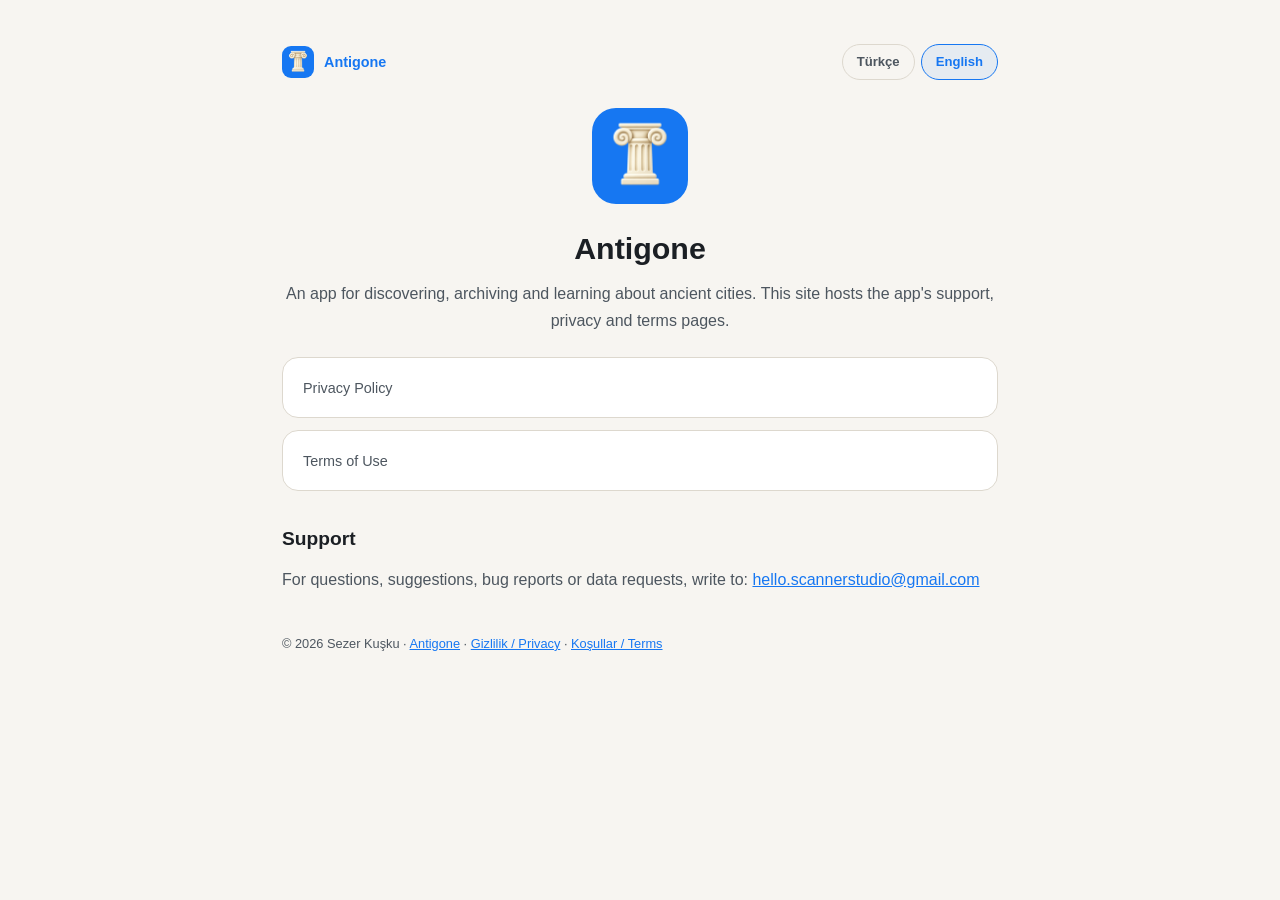
<file: index.html>
<!doctype html>
<html lang="tr">
<head>
<meta charset="utf-8">
<meta name="viewport" content="width=device-width, initial-scale=1">
<title>Antigone — Destek</title>
<meta name="description" content="Antigone iOS uygulaması için destek, gizlilik politikası ve kullanım koşulları.">
<link rel="icon" type="image/png" href="favicon.png">
<link rel="apple-touch-icon" href="favicon.png">
<link rel="stylesheet" href="style.css">
</head>
<body>
<div class="wrap">
<div class="top"><a class="back" href="index.html"><img src="favicon.png" width="32" height="32" alt=""><span>Antigone</span></a><div class="lang"><button type="button" id="btn-tr" aria-pressed="true">Türkçe</button><button type="button" id="btn-en" aria-pressed="false">English</button></div></div>
<div class="hero"><img src="favicon.png" width="96" height="96" alt="Antigone"></div>
<div lang="tr">
<h1 style="text-align:center">Antigone</h1>
<p style="text-align:center">Antik kentleri keşfetme, arşivleme ve öğrenme uygulaması. Bu sayfa uygulamanın destek, gizlilik ve koşul metinlerini barındırır.</p>
</div>
<div lang="en">
<h1 style="text-align:center">Antigone</h1>
<p style="text-align:center">An app for discovering, archiving and learning about ancient cities. This site hosts the app's support, privacy and terms pages.</p>
</div>
<div class="cards">
<a class="card" href="privacy.html"><span lang="tr">Gizlilik Politikası</span><span lang="en">Privacy Policy</span></a>
<a class="card" href="terms.html"><span lang="tr">Kullanım Koşulları</span><span lang="en">Terms of Use</span></a>
</div>
<div lang="tr"><h2>Destek</h2><p>Soru, öneri, hata bildirimi ya da veri talebi için yazın: <a href="mailto:hello.scannerstudio@gmail.com?subject=Antigone%20Destek">hello.scannerstudio@gmail.com</a></p></div>
<div lang="en"><h2>Support</h2><p>For questions, suggestions, bug reports or data requests, write to: <a href="mailto:hello.scannerstudio@gmail.com?subject=Antigone%20Support">hello.scannerstudio@gmail.com</a></p></div>
<footer>© 2026 Sezer Kuşku · <a href="index.html">Antigone</a> · <a href="privacy.html">Gizlilik / Privacy</a> · <a href="terms.html">Koşullar / Terms</a></footer>
</div>
<script src="lang.js"></script>
</body>
</html>
</file>
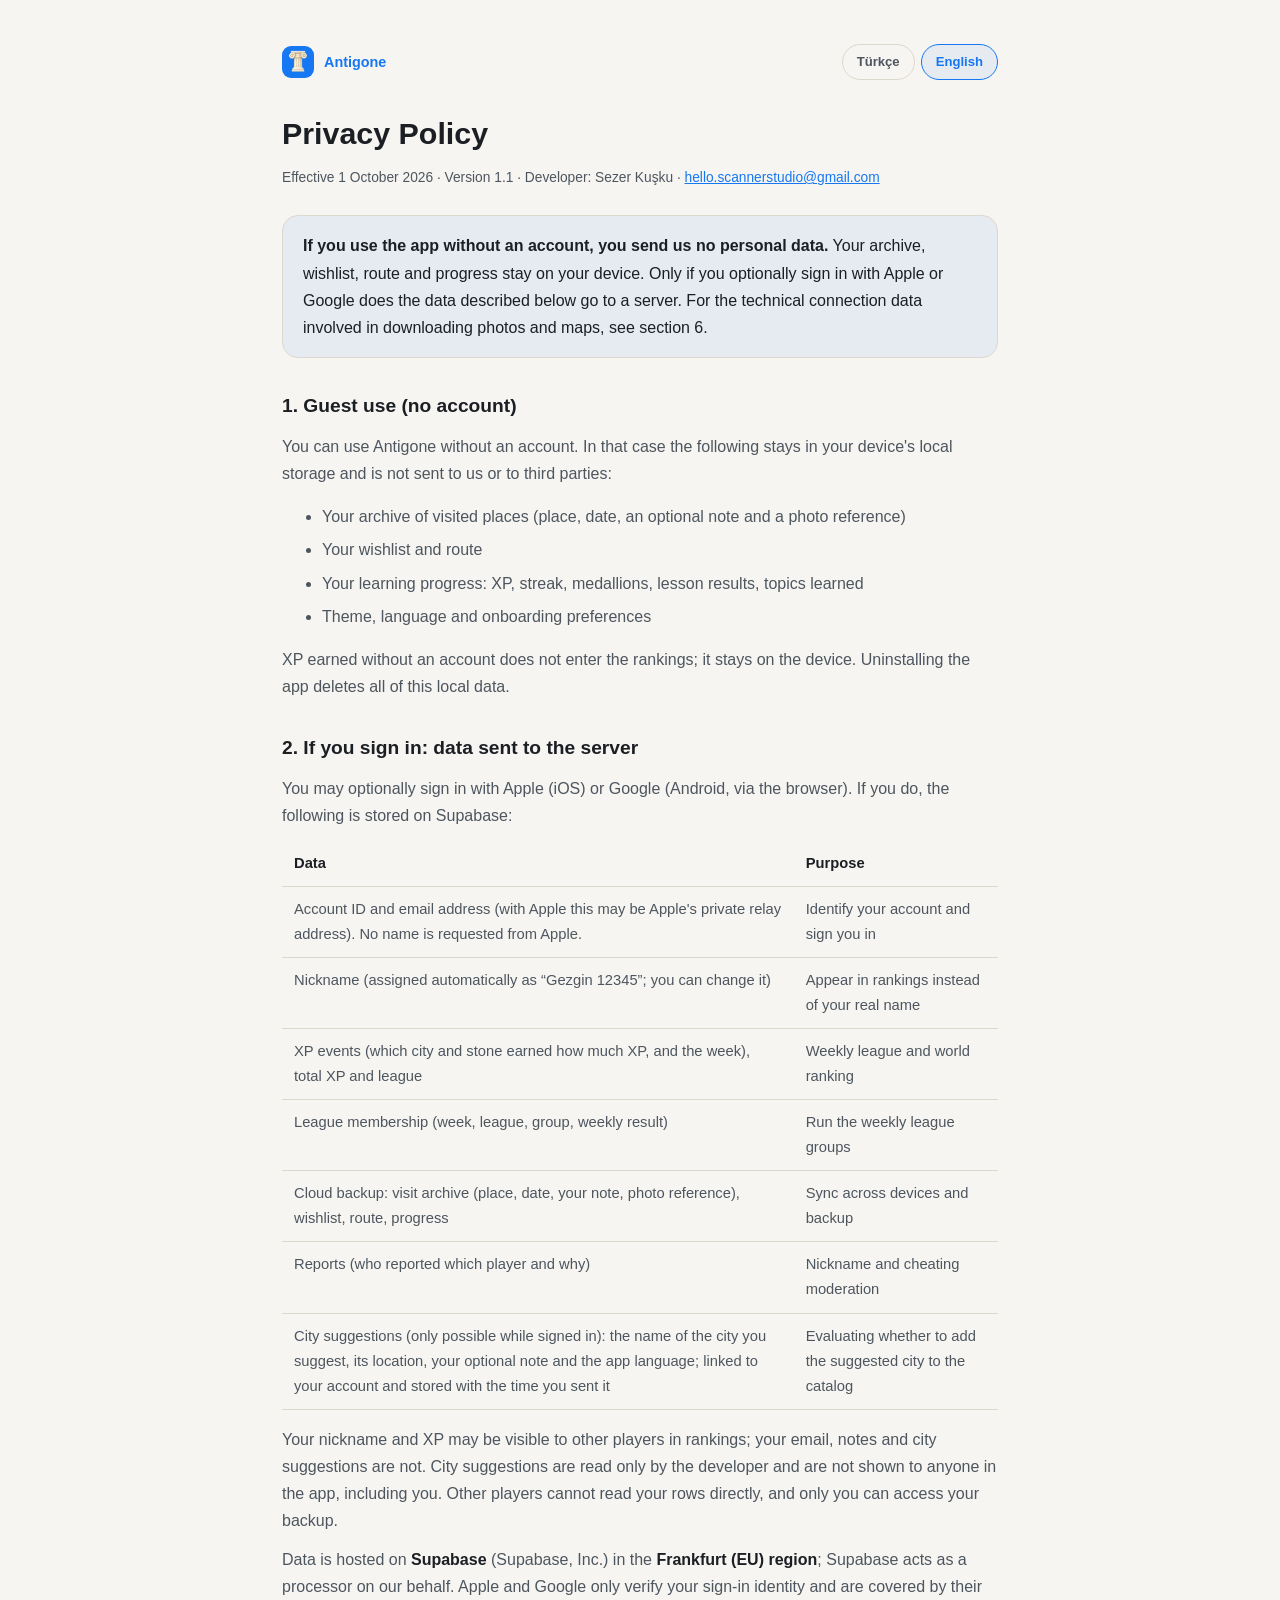
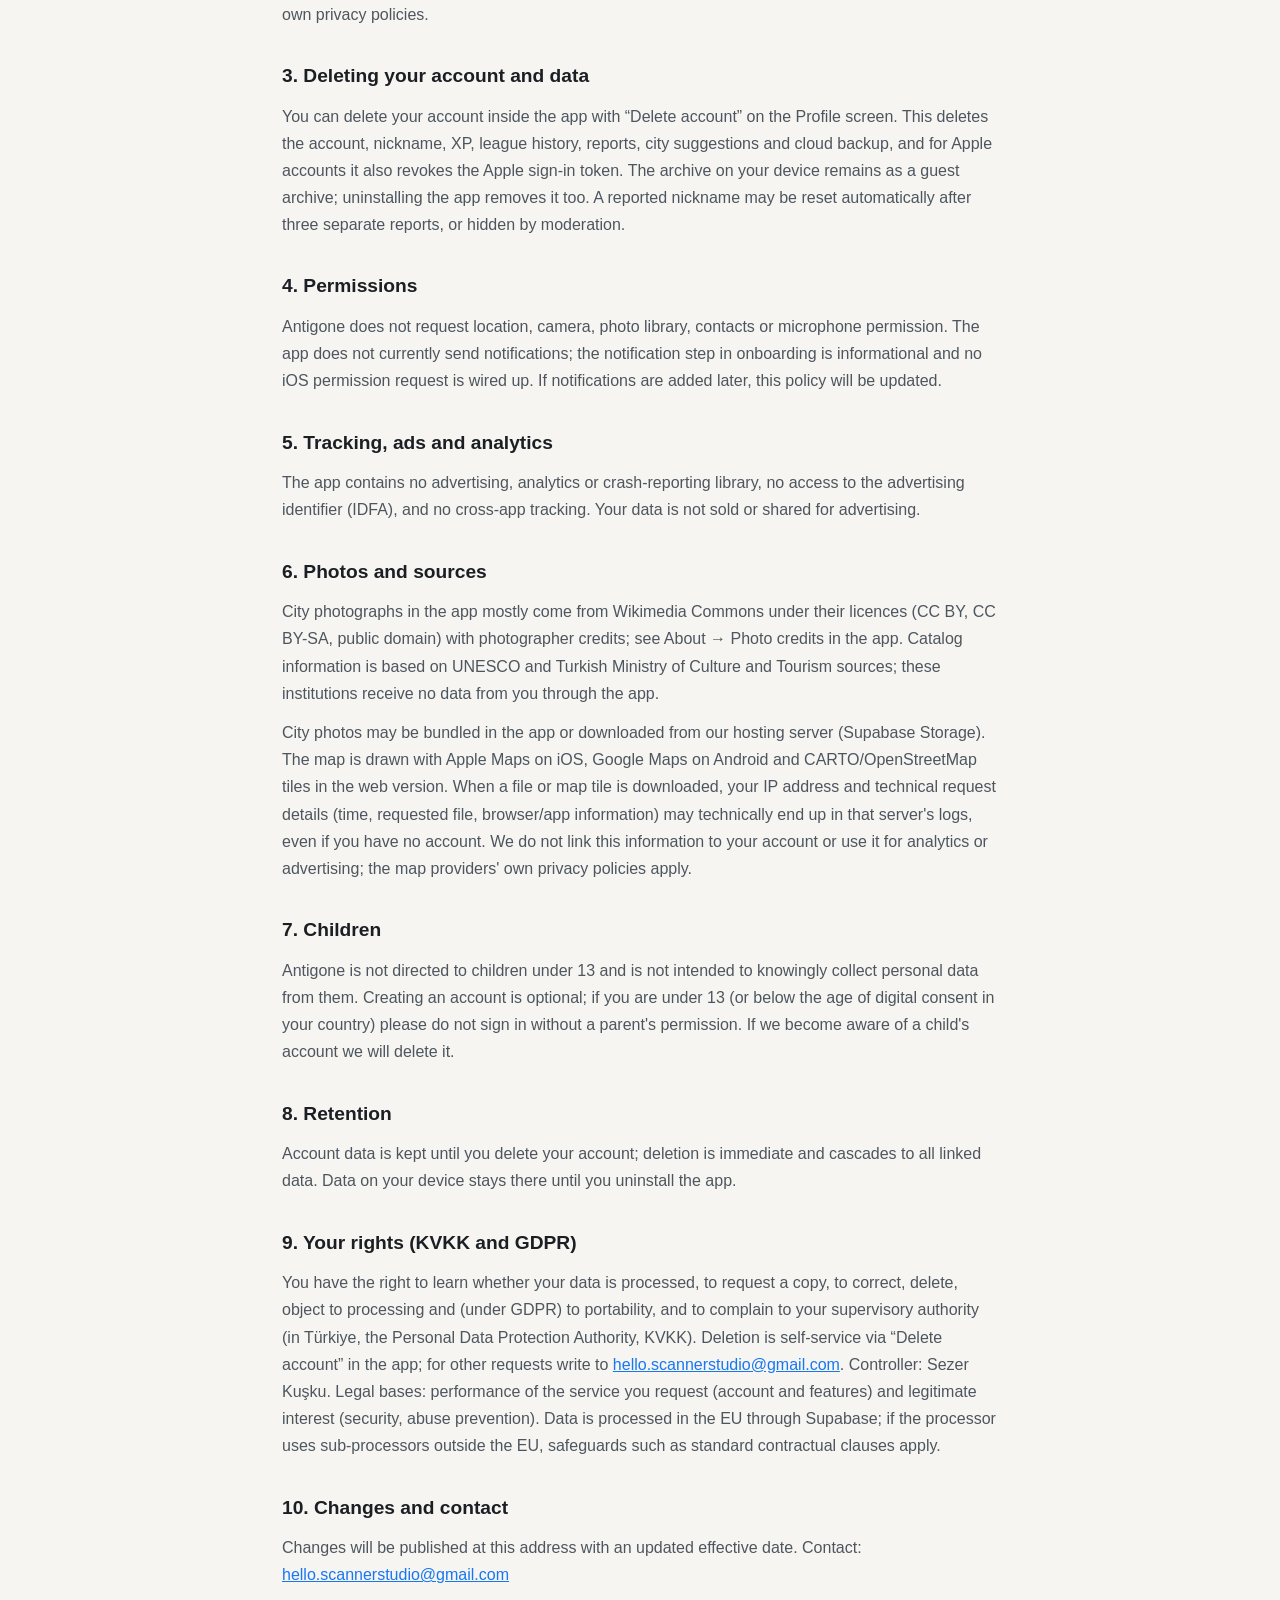
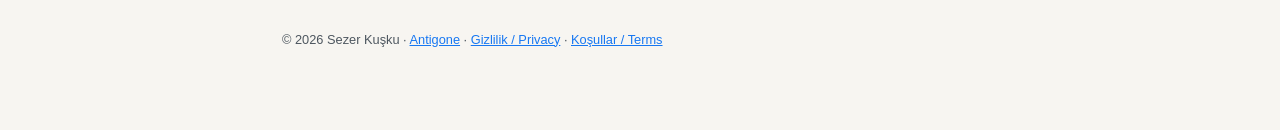
<file: privacy.html>
<!doctype html>
<html lang="tr">
<head>
<meta charset="utf-8">
<meta name="viewport" content="width=device-width, initial-scale=1">
<title>Antigone — Gizlilik Politikası / Privacy Policy</title>
<meta name="description" content="Antigone gizlilik politikası / privacy policy.">
<link rel="icon" type="image/png" href="favicon.png">
<link rel="apple-touch-icon" href="favicon.png">
<link rel="stylesheet" href="style.css">
</head>
<body>
<div class="wrap">
<div class="top"><a class="back" href="index.html"><img src="favicon.png" width="32" height="32" alt=""><span>Antigone</span></a><div class="lang"><button type="button" id="btn-tr" aria-pressed="true">Türkçe</button><button type="button" id="btn-en" aria-pressed="false">English</button></div></div>
<div lang="tr">
<h1>Gizlilik Politikası</h1>
<div class="meta">Yürürlük tarihi: 1 Ekim 2026 · Sürüm 1.1 · Geliştirici: Sezer Kuşku · <a href="mailto:hello.scannerstudio@gmail.com">hello.scannerstudio@gmail.com</a></div>
<div class="callout"><strong>Hesap açmadan kullanırsanız bize kişisel veri göndermezsiniz.</strong> Arşiviniz, istek listeniz, rotanız ve ilerlemeniz yalnızca cihazınızda durur. Yalnızca isteğe bağlı olarak Apple veya Google ile giriş yaparsanız, aşağıda anlatılan veriler sunucuya gider. Fotoğraf ve harita indirirken oluşan teknik bağlantı bilgileri için bölüm 6'ya bakın.</div>

<h2>1. Hesapsız (misafir) kullanım</h2>
<p>Antigone'i hesap açmadan kullanabilirsiniz. Bu durumda aşağıdaki bilgiler yalnızca cihazınızın yerel deposunda tutulur ve bize ya da üçüncü taraflara gönderilmez:</p>
<ul>
<li>Ziyaret ettiğiniz yerlerin arşivi (yer, tarih, isteğe bağlı notunuz ve fotoğraf bağlantısı)</li>
<li>İstek listeniz ve rotanız</li>
<li>Öğrenme ilerlemeniz: XP, seri, madalyonlar, sefer sonuçları, öğrendiğiniz konular</li>
<li>Tema, dil ve tanıtım ekranını geçtiğinize dair tercihler</li>
</ul>
<p>Hesapsız kazanılan XP sıralamaya girmez; cihazda kalır. Uygulamayı cihazdan kaldırmak bu yerel verilerin tamamını siler.</p>

<h2>2. Giriş yaparsanız: sunucuya giden veriler</h2>
<p>İsteğe bağlı olarak Apple ile giriş (iOS) veya Google ile giriş (Android, tarayıcı üzerinden) yapabilirsiniz. Giriş yaparsanız Supabase üzerinde şunlar saklanır:</p>
<table>
<tr><th>Veri</th><th>Amaç</th></tr>
<tr><td>Hesap kimliği ve e-posta adresi (Apple'da Apple'ın sağladığı gizli yönlendirme adresi de olabilir). Apple'dan ad istenmez.</td><td>Hesabınızı tanımak ve oturum açmak</td></tr>
<tr><td>Takma ad (size otomatik “Gezgin 12345” biçiminde verilir; değiştirebilirsiniz)</td><td>Sıralamada gerçek adınız yerine görünmek</td></tr>
<tr><td>XP olayları (hangi kentte hangi taştan ne kadar XP kazandığınız, hafta) ve toplam XP, lig</td><td>Haftalık lig ve dünya sıralaması</td></tr>
<tr><td>Lig üyeliği (hafta, lig, grup, haftalık sonuç)</td><td>Haftalık lig gruplarını işletmek</td></tr>
<tr><td>Bulut yedeği: ziyaret arşivi (yer, tarih, notunuz, fotoğraf bağlantısı), istek listesi, rota, ilerleme</td><td>Cihazlar arasında eşitleme ve yedek</td></tr>
<tr><td>Şikâyetler (kimin hangi oyuncuyu hangi gerekçeyle bildirdiği)</td><td>Takma ad ve hile denetimi</td></tr>
<tr><td>Kent önerileri (yalnızca giriş yapmışsanız gönderebilirsiniz): önerdiğiniz kentin adı, konumu, isteğe bağlı notunuz ve uygulama diliniz; hesabınızla ilişkili ve gönderim zamanıyla birlikte saklanır</td><td>Önerilen kenti kataloğa eklemeyi değerlendirmek</td></tr>
</table>
<p>Takma adınız ve XP'niz sıralamada diğer oyunculara görünebilir; e-posta adresiniz, notlarınız ve kent önerileriniz görünmez. Kent önerilerini yalnızca geliştirici okur; uygulamada kimseye, size bile, gösterilmez. Bir oyuncunun satırına başka oyuncular doğrudan erişemez; yedeğinize yalnızca siz erişebilirsiniz.</p>
<p>Veriler <strong>Supabase</strong> (Supabase, Inc.) altyapısında, <strong>Frankfurt (AB) bölgesinde</strong> barındırılır; Supabase bizim adımıza işleyen bir veri işleyicisidir. Apple ve Google yalnızca giriş kimliğini doğrular; kendi gizlilik politikaları geçerlidir.</p>

<h2>3. Hesabı ve veriyi silme</h2>
<p>Profil ekranındaki “Hesabı sil” ile hesabınızı uygulama içinden silebilirsiniz. Bu işlem hesabı, takma adı, XP'yi, lig geçmişini, şikâyetleri, kent önerilerini ve bulut yedeğini siler; Apple ile açtıysanız Apple giriş belirtecini de iptal eder. Cihazdaki arşiviniz misafir arşivi olarak kalır; uygulamayı kaldırarak onu da silebilirsiniz. Şikâyet edilen bir takma ad, üç ayrı şikâyette otomatik olarak sıfırlanabilir veya moderasyonla gizlenebilir.</p>

<h2>4. İzinler</h2>
<p>Antigone konum, kamera, fotoğraf kitaplığı, kişiler veya mikrofon izni istemez. Uygulama şu an bildirim göndermez; tanıtım ekranındaki bildirim adımı bir bilgilendirmedir ve iOS izin isteği bağlı değildir. İleride bildirim eklenirse bu politika güncellenir.</p>

<h2>5. Takip, reklam ve analitik</h2>
<p>Uygulamada reklam, analitik veya çökme raporlama kitaplığı, reklam kimliği (IDFA) erişimi ve uygulamalar arası takip yoktur. Verileriniz satılmaz ve reklam amacıyla paylaşılmaz.</p>

<h2>6. Fotoğraflar ve kaynaklar</h2>
<p>Uygulamadaki kent fotoğrafları çoğunlukla Wikimedia Commons'tan, ilgili lisansları (CC BY, CC BY-SA, kamu malı) ve fotoğrafçı künyeleriyle kullanılır; ayrıntı uygulamada Hakkında → Fotoğraf künyeleri bölümündedir. Katalog bilgileri UNESCO ve T.C. Kültür ve Turizm Bakanlığı kaynaklarına dayanır; bu kurumlar uygulamadan size ait veri almaz.</p>
<p>Kent fotoğrafları uygulamaya gömülü olabilir ya da barındırma sunucusundan (Supabase Storage) indirilebilir. Harita, iOS'ta Apple Haritalar, Android'de Google Haritalar, web sürümünde CARTO/OpenStreetMap harita karolarıyla çizilir. Bir dosya veya harita karosu indirilirken, hesap açmamış olsanız bile, IP adresiniz ve isteğin teknik bilgileri (zaman, istenen dosya, tarayıcı/uygulama bilgisi) ilgili sunucunun günlüklerine teknik olarak düşebilir. Bu bilgileri hesabınızla ilişkilendirmeyiz, analiz veya reklam için kullanmayız; harita sağlayıcılarının kendi gizlilik politikaları geçerlidir.</p>

<h2>7. Çocuklar</h2>
<p>Antigone 13 yaşın altındaki çocuklara yönelik değildir ve onlardan bilerek kişisel veri toplamayı amaçlamaz. Hesap oluşturmak isteğe bağlıdır; 13 yaşın altındaysanız (veya ülkenizde daha yüksek bir dijital rıza yaşı varsa ona ulaşmadıysanız) ebeveyninizin izni olmadan giriş yapmayın. Bir çocuğa ait hesap fark edersek silerim.</p>

<h2>8. Saklama süresi</h2>
<p>Hesap verileri hesabınız silinene kadar saklanır. Silme işlemi zincirleme ve anında uygulanır. Cihazdaki veriler uygulamayı kaldırana kadar cihazınızda kalır.</p>

<h2>9. Haklarınız (KVKK ve GDPR)</h2>
<p>Verilerinizin işlenip işlenmediğini öğrenme, bir kopyasını isteme, düzeltme, silme, işlemeye itiraz etme ve (GDPR kapsamında) taşınabilirlik haklarına sahipsiniz; ilgili denetim otoritesine (Türkiye'de Kişisel Verileri Koruma Kurumu) şikâyet hakkınız saklıdır. Silme için uygulamadaki “Hesabı sil” yeterlidir; diğer talepler için <a href="mailto:hello.scannerstudio@gmail.com">hello.scannerstudio@gmail.com</a> adresine yazın. Veri sorumlusu: Sezer Kuşku. Hukuki dayanak: sözleşmenin ifası (hesap ve özellikler) ve meşru menfaat (güvenlik, suistimal önleme). Veriler Supabase aracılığıyla AB'de işlenir; işleyici AB dışındaki alt işleyicilere başvurursa standart sözleşme maddeleri gibi güvencelere tabidir.</p>

<h2>10. Değişiklikler ve iletişim</h2>
<p>Değişiklikler bu adreste yayımlanır ve yürürlük tarihi güncellenir. İletişim: <a href="mailto:hello.scannerstudio@gmail.com">hello.scannerstudio@gmail.com</a></p>
</div>

<div lang="en">
<h1>Privacy Policy</h1>
<div class="meta">Effective 1 October 2026 · Version 1.1 · Developer: Sezer Kuşku · <a href="mailto:hello.scannerstudio@gmail.com">hello.scannerstudio@gmail.com</a></div>
<div class="callout"><strong>If you use the app without an account, you send us no personal data.</strong> Your archive, wishlist, route and progress stay on your device. Only if you optionally sign in with Apple or Google does the data described below go to a server. For the technical connection data involved in downloading photos and maps, see section 6.</div>

<h2>1. Guest use (no account)</h2>
<p>You can use Antigone without an account. In that case the following stays in your device's local storage and is not sent to us or to third parties:</p>
<ul>
<li>Your archive of visited places (place, date, an optional note and a photo reference)</li>
<li>Your wishlist and route</li>
<li>Your learning progress: XP, streak, medallions, lesson results, topics learned</li>
<li>Theme, language and onboarding preferences</li>
</ul>
<p>XP earned without an account does not enter the rankings; it stays on the device. Uninstalling the app deletes all of this local data.</p>

<h2>2. If you sign in: data sent to the server</h2>
<p>You may optionally sign in with Apple (iOS) or Google (Android, via the browser). If you do, the following is stored on Supabase:</p>
<table>
<tr><th>Data</th><th>Purpose</th></tr>
<tr><td>Account ID and email address (with Apple this may be Apple's private relay address). No name is requested from Apple.</td><td>Identify your account and sign you in</td></tr>
<tr><td>Nickname (assigned automatically as “Gezgin 12345”; you can change it)</td><td>Appear in rankings instead of your real name</td></tr>
<tr><td>XP events (which city and stone earned how much XP, and the week), total XP and league</td><td>Weekly league and world ranking</td></tr>
<tr><td>League membership (week, league, group, weekly result)</td><td>Run the weekly league groups</td></tr>
<tr><td>Cloud backup: visit archive (place, date, your note, photo reference), wishlist, route, progress</td><td>Sync across devices and backup</td></tr>
<tr><td>Reports (who reported which player and why)</td><td>Nickname and cheating moderation</td></tr>
<tr><td>City suggestions (only possible while signed in): the name of the city you suggest, its location, your optional note and the app language; linked to your account and stored with the time you sent it</td><td>Evaluating whether to add the suggested city to the catalog</td></tr>
</table>
<p>Your nickname and XP may be visible to other players in rankings; your email, notes and city suggestions are not. City suggestions are read only by the developer and are not shown to anyone in the app, including you. Other players cannot read your rows directly, and only you can access your backup.</p>
<p>Data is hosted on <strong>Supabase</strong> (Supabase, Inc.) in the <strong>Frankfurt (EU) region</strong>; Supabase acts as a processor on our behalf. Apple and Google only verify your sign-in identity and are covered by their own privacy policies.</p>

<h2>3. Deleting your account and data</h2>
<p>You can delete your account inside the app with “Delete account” on the Profile screen. This deletes the account, nickname, XP, league history, reports, city suggestions and cloud backup, and for Apple accounts it also revokes the Apple sign-in token. The archive on your device remains as a guest archive; uninstalling the app removes it too. A reported nickname may be reset automatically after three separate reports, or hidden by moderation.</p>

<h2>4. Permissions</h2>
<p>Antigone does not request location, camera, photo library, contacts or microphone permission. The app does not currently send notifications; the notification step in onboarding is informational and no iOS permission request is wired up. If notifications are added later, this policy will be updated.</p>

<h2>5. Tracking, ads and analytics</h2>
<p>The app contains no advertising, analytics or crash-reporting library, no access to the advertising identifier (IDFA), and no cross-app tracking. Your data is not sold or shared for advertising.</p>

<h2>6. Photos and sources</h2>
<p>City photographs in the app mostly come from Wikimedia Commons under their licences (CC BY, CC BY-SA, public domain) with photographer credits; see About → Photo credits in the app. Catalog information is based on UNESCO and Turkish Ministry of Culture and Tourism sources; these institutions receive no data from you through the app.</p>
<p>City photos may be bundled in the app or downloaded from our hosting server (Supabase Storage). The map is drawn with Apple Maps on iOS, Google Maps on Android and CARTO/OpenStreetMap tiles in the web version. When a file or map tile is downloaded, your IP address and technical request details (time, requested file, browser/app information) may technically end up in that server's logs, even if you have no account. We do not link this information to your account or use it for analytics or advertising; the map providers' own privacy policies apply.</p>

<h2>7. Children</h2>
<p>Antigone is not directed to children under 13 and is not intended to knowingly collect personal data from them. Creating an account is optional; if you are under 13 (or below the age of digital consent in your country) please do not sign in without a parent's permission. If we become aware of a child's account we will delete it.</p>

<h2>8. Retention</h2>
<p>Account data is kept until you delete your account; deletion is immediate and cascades to all linked data. Data on your device stays there until you uninstall the app.</p>

<h2>9. Your rights (KVKK and GDPR)</h2>
<p>You have the right to learn whether your data is processed, to request a copy, to correct, delete, object to processing and (under GDPR) to portability, and to complain to your supervisory authority (in Türkiye, the Personal Data Protection Authority, KVKK). Deletion is self-service via “Delete account” in the app; for other requests write to <a href="mailto:hello.scannerstudio@gmail.com">hello.scannerstudio@gmail.com</a>. Controller: Sezer Kuşku. Legal bases: performance of the service you request (account and features) and legitimate interest (security, abuse prevention). Data is processed in the EU through Supabase; if the processor uses sub-processors outside the EU, safeguards such as standard contractual clauses apply.</p>

<h2>10. Changes and contact</h2>
<p>Changes will be published at this address with an updated effective date. Contact: <a href="mailto:hello.scannerstudio@gmail.com">hello.scannerstudio@gmail.com</a></p>
</div>
<footer>© 2026 Sezer Kuşku · <a href="index.html">Antigone</a> · <a href="privacy.html">Gizlilik / Privacy</a> · <a href="terms.html">Koşullar / Terms</a></footer>
</div>
<script src="lang.js"></script>
</body>
</html>
</file>
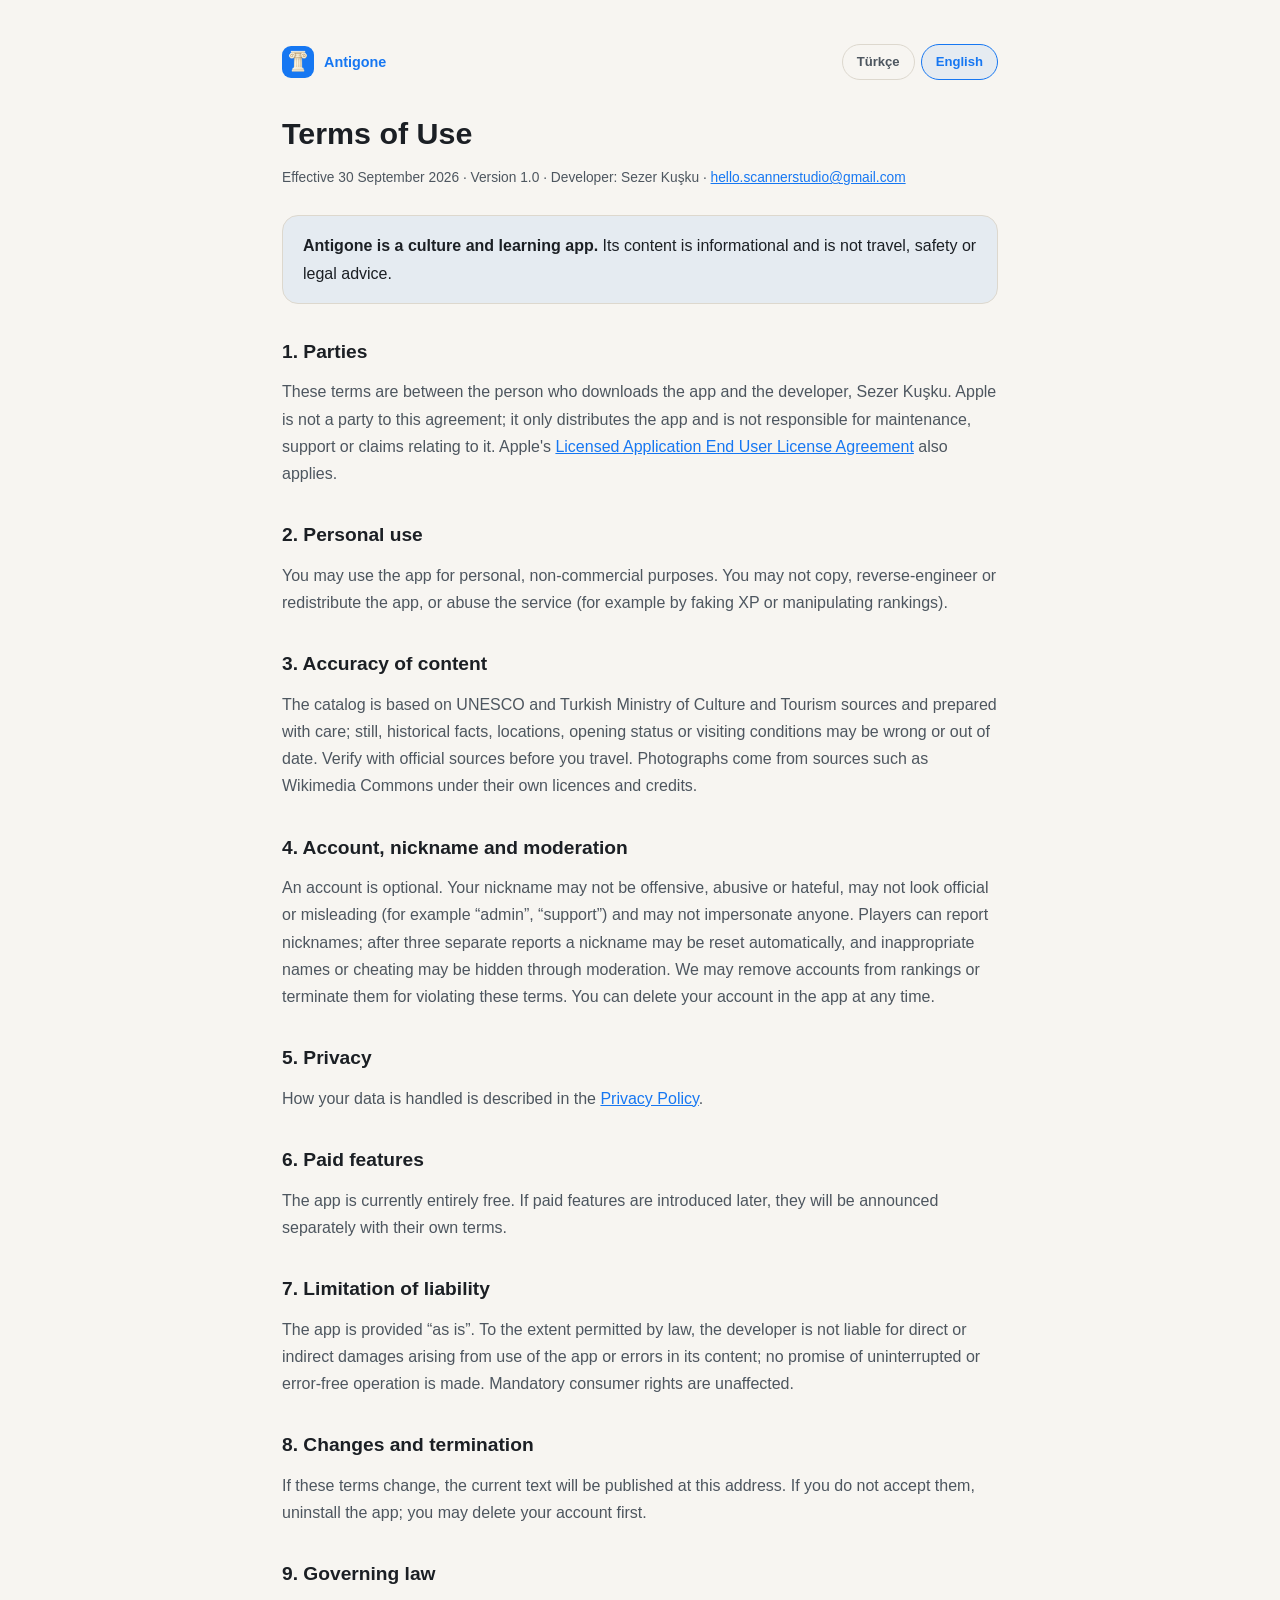
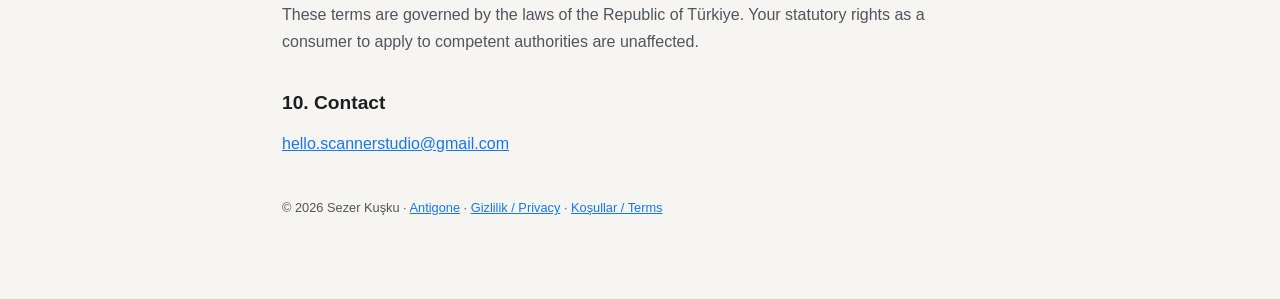
<file: terms.html>
<!doctype html>
<html lang="tr">
<head>
<meta charset="utf-8">
<meta name="viewport" content="width=device-width, initial-scale=1">
<title>Antigone — Kullanım Koşulları / Terms of Use</title>
<meta name="description" content="Antigone kullanım koşulları / terms of use.">
<link rel="icon" type="image/png" href="favicon.png">
<link rel="apple-touch-icon" href="favicon.png">
<link rel="stylesheet" href="style.css">
</head>
<body>
<div class="wrap">
<div class="top"><a class="back" href="index.html"><img src="favicon.png" width="32" height="32" alt=""><span>Antigone</span></a><div class="lang"><button type="button" id="btn-tr" aria-pressed="true">Türkçe</button><button type="button" id="btn-en" aria-pressed="false">English</button></div></div>
<div lang="tr">
<h1>Kullanım Koşulları</h1>
<div class="meta">Yürürlük tarihi: 30 Eylül 2026 · Sürüm 1.0 · Geliştirici: Sezer Kuşku · <a href="mailto:hello.scannerstudio@gmail.com">hello.scannerstudio@gmail.com</a></div>
<div class="callout"><strong>Antigone bir kültür ve öğrenme uygulamasıdır.</strong> İçerik bilgilendirme amaçlıdır; seyahat, güvenlik veya hukuki tavsiye değildir.</div>
<h2>1. Taraflar</h2>
<p>Bu koşullar, uygulamayı indiren kişi ile geliştirici Sezer Kuşku arasındadır. Apple bu sözleşmenin tarafı değildir; uygulamayı yalnızca dağıtır ve uygulamaya ilişkin bakım, destek veya talepler için sorumlu değildir. Apple'ın <a href="https://www.apple.com/legal/internet-services/itunes/dev/stdeula/">Lisanslı Uygulama Son Kullanıcı Sözleşmesi</a> de geçerlidir.</p>
<h2>2. Kişisel kullanım</h2>
<p>Uygulamayı kişisel ve ticari olmayan amaçlarla kullanabilirsiniz. Uygulamayı kopyalayamaz, tersine mühendislik yapamaz, yeniden dağıtamaz veya hizmeti kötüye kullanamazsınız (ör. sahte XP üretmek, sıralamayı manipüle etmek).</p>
<h2>3. İçeriğin doğruluğu</h2>
<p>Katalog UNESCO ve T.C. Kültür ve Turizm Bakanlığı kaynaklarına dayanır ve özenle hazırlanır; yine de tarihî bilgi, konum, açılış durumu veya ziyaret koşulları hatalı ya da güncel olmayabilir. Bir yere gitmeden önce resmî kaynaklardan doğrulayın. Fotoğraflar, kendi lisansları ve künyeleriyle Wikimedia Commons gibi kaynaklardan gelir.</p>
<h2>4. Hesap, takma ad ve moderasyon</h2>
<p>Hesap isteğe bağlıdır. Takma adınız başkalarını rahatsız eden, hakaret veya nefret içeren, resmî görünüp yanıltan (ör. “admin”, “destek”) ya da başkasını taklit eden bir ad olamaz. Oyuncular takma adları şikâyet edebilir; üç ayrı şikâyette ad otomatik sıfırlanabilir, uygunsuz adlar veya hile moderasyonla gizlenebilir. Koşulları ihlal eden hesapları sıralamadan çıkarma veya sonlandırma hakkımız saklıdır. Hesabınızı istediğiniz an uygulamadan silebilirsiniz.</p>
<h2>5. Gizlilik</h2>
<p>Verilerinizin nasıl işlendiği <a href="privacy.html">Gizlilik Politikası</a>'nda anlatılmıştır.</p>
<h2>6. Ücretli özellikler</h2>
<p>Uygulama şu anda tamamen ücretsizdir. İleride ücretli özellikler sunulursa bunlar kendi koşullarıyla ayrıca duyurulur.</p>
<h2>7. Sorumluluğun sınırı</h2>
<p>Uygulama “olduğu gibi” sunulur. Yürürlükteki hukukun izin verdiği ölçüde geliştirici, uygulamanın kullanımından veya içerikteki hatalardan doğan doğrudan ya da dolaylı zararlardan sorumlu değildir; kesintisiz veya hatasız çalışma taahhüdü verilmez. Emredici tüketici hakları saklıdır.</p>
<h2>8. Değişiklikler ve sona erme</h2>
<p>Koşullar değişirse güncel metin bu adreste yayımlanır. Kabul etmiyorsanız uygulamayı kaldırın; hesabınız varsa önce silebilirsiniz.</p>
<h2>9. Uygulanacak hukuk</h2>
<p>Bu koşullara Türkiye Cumhuriyeti hukuku uygulanır. Tüketici olarak yasal yetkili mercilere başvuru haklarınız saklıdır.</p>
<h2>10. İletişim</h2>
<p><a href="mailto:hello.scannerstudio@gmail.com">hello.scannerstudio@gmail.com</a></p>
</div>

<div lang="en">
<h1>Terms of Use</h1>
<div class="meta">Effective 30 September 2026 · Version 1.0 · Developer: Sezer Kuşku · <a href="mailto:hello.scannerstudio@gmail.com">hello.scannerstudio@gmail.com</a></div>
<div class="callout"><strong>Antigone is a culture and learning app.</strong> Its content is informational and is not travel, safety or legal advice.</div>
<h2>1. Parties</h2>
<p>These terms are between the person who downloads the app and the developer, Sezer Kuşku. Apple is not a party to this agreement; it only distributes the app and is not responsible for maintenance, support or claims relating to it. Apple's <a href="https://www.apple.com/legal/internet-services/itunes/dev/stdeula/">Licensed Application End User License Agreement</a> also applies.</p>
<h2>2. Personal use</h2>
<p>You may use the app for personal, non-commercial purposes. You may not copy, reverse-engineer or redistribute the app, or abuse the service (for example by faking XP or manipulating rankings).</p>
<h2>3. Accuracy of content</h2>
<p>The catalog is based on UNESCO and Turkish Ministry of Culture and Tourism sources and prepared with care; still, historical facts, locations, opening status or visiting conditions may be wrong or out of date. Verify with official sources before you travel. Photographs come from sources such as Wikimedia Commons under their own licences and credits.</p>
<h2>4. Account, nickname and moderation</h2>
<p>An account is optional. Your nickname may not be offensive, abusive or hateful, may not look official or misleading (for example “admin”, “support”) and may not impersonate anyone. Players can report nicknames; after three separate reports a nickname may be reset automatically, and inappropriate names or cheating may be hidden through moderation. We may remove accounts from rankings or terminate them for violating these terms. You can delete your account in the app at any time.</p>
<h2>5. Privacy</h2>
<p>How your data is handled is described in the <a href="privacy.html">Privacy Policy</a>.</p>
<h2>6. Paid features</h2>
<p>The app is currently entirely free. If paid features are introduced later, they will be announced separately with their own terms.</p>
<h2>7. Limitation of liability</h2>
<p>The app is provided “as is”. To the extent permitted by law, the developer is not liable for direct or indirect damages arising from use of the app or errors in its content; no promise of uninterrupted or error-free operation is made. Mandatory consumer rights are unaffected.</p>
<h2>8. Changes and termination</h2>
<p>If these terms change, the current text will be published at this address. If you do not accept them, uninstall the app; you may delete your account first.</p>
<h2>9. Governing law</h2>
<p>These terms are governed by the laws of the Republic of Türkiye. Your statutory rights as a consumer to apply to competent authorities are unaffected.</p>
<h2>10. Contact</h2>
<p><a href="mailto:hello.scannerstudio@gmail.com">hello.scannerstudio@gmail.com</a></p>
</div>
<footer>© 2026 Sezer Kuşku · <a href="index.html">Antigone</a> · <a href="privacy.html">Gizlilik / Privacy</a> · <a href="terms.html">Koşullar / Terms</a></footer>
</div>
<script src="lang.js"></script>
</body>
</html>
</file>
<file: style.css>
:root{--bg:#F7F5F1;--surface:#fff;--text:#1B1F24;--muted:#4D565F;--line:#DDD8CE;--accent:#1677F2;--accent-soft:rgba(22,119,242,.08)}
@media (prefers-color-scheme:dark){:root{--bg:#0A0E12;--surface:#141A21;--text:#ECEFF2;--muted:#A3ADB8;--line:#26303A;--accent:#5B9DF8;--accent-soft:rgba(91,157,248,.12)}}
*{box-sizing:border-box}
body{margin:0;background:var(--bg);color:var(--text);font:16px/1.7 -apple-system,BlinkMacSystemFont,"Segoe UI",Roboto,Helvetica,Arial,sans-serif;-webkit-font-smoothing:antialiased}
.wrap{max-width:760px;margin:0 auto;padding:44px 22px 80px}
h1{font-size:1.9rem;margin:0 0 6px}
h2{font-size:1.2rem;margin:32px 0 10px}
.meta{color:var(--muted);font-size:.86rem;margin-bottom:26px}
p,li{color:var(--muted)}
p{margin:0 0 12px}
li{margin-bottom:6px}
a{color:var(--accent)}
strong{color:var(--text)}
.callout{background:var(--accent-soft);border:1px solid var(--line);border-radius:16px;padding:16px 20px;margin:0 0 24px;color:var(--text)}
table{width:100%;border-collapse:collapse;margin:0 0 16px;font-size:.92rem}
th,td{text-align:left;padding:10px 12px;border-bottom:1px solid var(--line);color:var(--muted);vertical-align:top}
th{color:var(--text);font-weight:600}
.top{display:flex;align-items:center;justify-content:space-between;gap:12px;margin-bottom:28px}
.back{display:inline-flex;align-items:center;gap:10px;text-decoration:none;font-weight:600;font-size:.9rem}
.back img{width:32px;height:32px;border-radius:9px;display:block}
.lang{display:flex;gap:6px}
.lang button{font:inherit;font-size:.82rem;font-weight:600;cursor:pointer;padding:6px 14px;border-radius:999px;color:var(--muted);background:transparent;border:1px solid var(--line)}
.lang button[aria-pressed="true"]{background:var(--accent-soft);border-color:var(--accent);color:var(--accent)}
body [lang=en]{display:none}
body.en [lang=tr]{display:none}
body.en [lang=en]{display:revert}
.cards{display:grid;gap:12px;margin:22px 0}
.card{display:block;background:var(--surface);border:1px solid var(--line);border-radius:16px;padding:16px 20px;text-decoration:none;color:var(--text);font-weight:600}
.card span{display:block;font-weight:400;color:var(--muted);font-size:.9rem}
footer{margin-top:40px;font-size:.8rem;color:var(--muted)}
.hero{text-align:center;margin-bottom:10px}
.hero img{width:96px;height:96px;border-radius:24px}
</file>
